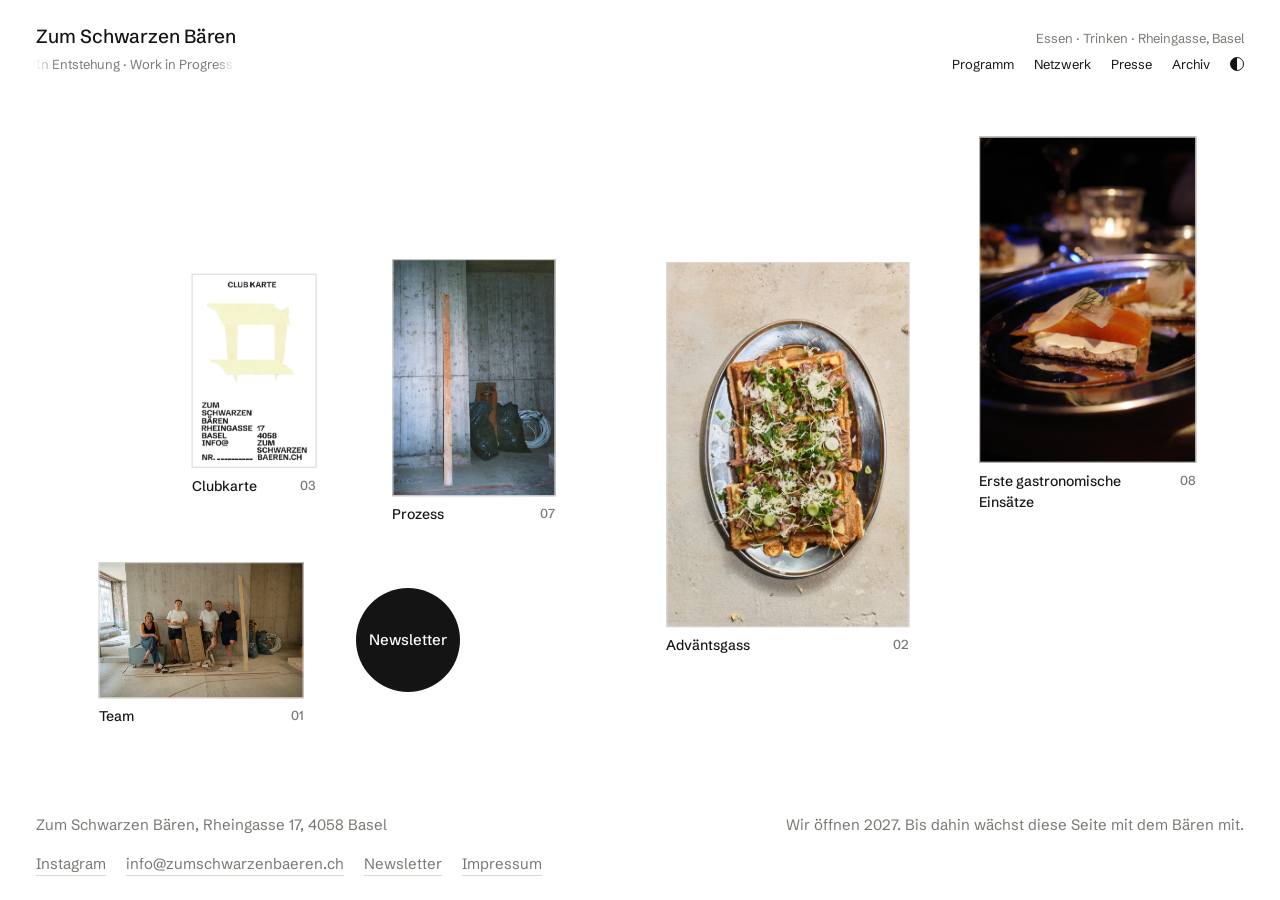
<file: index.html>
<!doctype html>
<html lang="de-CH">
<head>
<meta charset="utf-8">
<meta name="viewport" content="width=device-width, initial-scale=1, viewport-fit=cover">
<title>Zum Schwarzen Bären</title>
<meta name="description" content="Essen und Trinken an der Rheingasse, Basel. Öffnet 2027.">
<link rel="canonical" href="https://www.zumschwarzenbaeren.ch/">
<meta property="og:type" content="website">
<meta property="og:site_name" content="Zum Schwarzen Bären">
<meta property="og:title" content="Zum Schwarzen Bären">
<meta property="og:description" content="Essen und Trinken an der Rheingasse, Basel. Öffnet 2027.">
<meta property="og:url" content="https://www.zumschwarzenbaeren.ch/">
<meta property="og:image" content="https://www.zumschwarzenbaeren.ch/vorschau-team.jpg">
<meta property="og:image:width" content="1200">
<meta property="og:image:height" content="630">
<meta name="twitter:card" content="summary_large_image">
<link rel="icon" href="favicon.svg" type="image/svg+xml">
<link rel="apple-touch-icon" href="apple-touch-icon.png">
<link rel="preload" href="schrift/schibsted-grotesk-latin-400-normal.woff2" as="font" type="font/woff2" crossorigin>
<link rel="stylesheet" href="style.css">
<script>
/* Nacht-Version: schwarz-weiss. Standard ist immer die Tag-Version;
   mit dem Schalter «Nacht / Tag» oben rechts kann man umschalten (gilt, bis der Browser-Tab zu ist).
   Zum Testen: ?nacht = dunkel, ?tag = hell. */
(function () {
  var q = new URLSearchParams(location.search);
  function dunkel() {
    if (q.has("nacht")) return true;
    if (q.has("tag")) return false;
    try { return sessionStorage.getItem("nacht") === "1"; } catch (e) { return false; }
  }
  function setze() {
    var an = dunkel();
    document.documentElement.classList.toggle("nacht", an);
    var b = document.getElementById("nacht-schalter");
    if (b) { b.hidden = false; b.textContent = an ? "Tag" : "Nacht"; b.setAttribute("aria-label", an ? "Zur Tag-Version" : "Zur Nacht-Version"); }
  }
  setze();
  document.addEventListener("DOMContentLoaded", function () {
    var b = document.getElementById("nacht-schalter");
    if (!b) return;
    b.addEventListener("click", function () {
      var neu = document.documentElement.classList.contains("nacht") ? "0" : "1";
      try { sessionStorage.setItem("nacht", neu); } catch (e) {}
      if (q.has("nacht") || q.has("tag")) {
        q.delete("nacht"); q.delete("tag");
        var rest = q.toString().replace(/=(&|$)/g, "$1");
        history.replaceState(history.state, "", location.pathname + (rest ? "?" + rest : "") + location.hash);
      }
      setze();
    });
    setze();
  });
})();
</script>
</head>
<body>

<header class="kopf">
  <span class="kopf-marke">
    <a class="wortmarke" href="#" data-name>Zum Schwarzen Bären</a>
    <span class="laufschrift mono" id="laufschrift" aria-hidden="true" hidden></span>
  </span>
  <span class="kopf-rechts">
    <span class="mono ort" id="untertitel">Essen · Trinken · Rheingasse, Basel</span>
    <span class="kopf-links">
      <a class="mono archiv-link" id="programm-link" href="#programm" hidden>Programm</a>
      <a class="mono archiv-link" id="danke-link" href="#danke" hidden>Netzwerk</a>
      <a class="mono archiv-link" id="presse-link" href="#presse" hidden>Presse</a>
      <a class="mono archiv-link" id="archiv-link" href="#archiv" hidden>Archiv</a>
      <button class="mono archiv-link sprache" id="sprache-schalter" type="button" hidden>EN</button>
      <button class="mono archiv-link schalter" id="nacht-schalter" type="button" hidden>Nacht</button>
    </span>
  </span>
</header>

<main>
  <div class="buehne" id="buehne"></div>
</main>

<footer class="fuss">
  <span><span data-name>Zum Schwarzen Bären</span>, <span id="adresse"></span></span>
  <span id="hinweis"></span>
  <span class="fuss-rechts">
    <a id="instagram" href="#" target="_blank" rel="noopener" hidden>Instagram</a>
    <a id="mail" href="#"></a>
    <a id="newsletter-link" href="#newsletter" hidden>Newsletter</a>
    <a id="impressum-link" href="#impressum">Impressum</a>
  </span>
</footer>

<section class="detail" id="detail" hidden aria-label="Projekt">
  <div class="kopf">
    <span class="kopf-marke">
      <a class="wortmarke" href="/" data-name>Zum Schwarzen Bären</a>
      <span class="laufschrift mono" aria-hidden="true" hidden></span>
    </span>
    <button class="zurueck" id="zurueck" type="button">Zurück zur Übersicht</button>
  </div>
  <div class="detail-inhalt" id="detail-inhalt"></div>
</section>

<script src="app.js"></script>
</body>
</html>
</file>
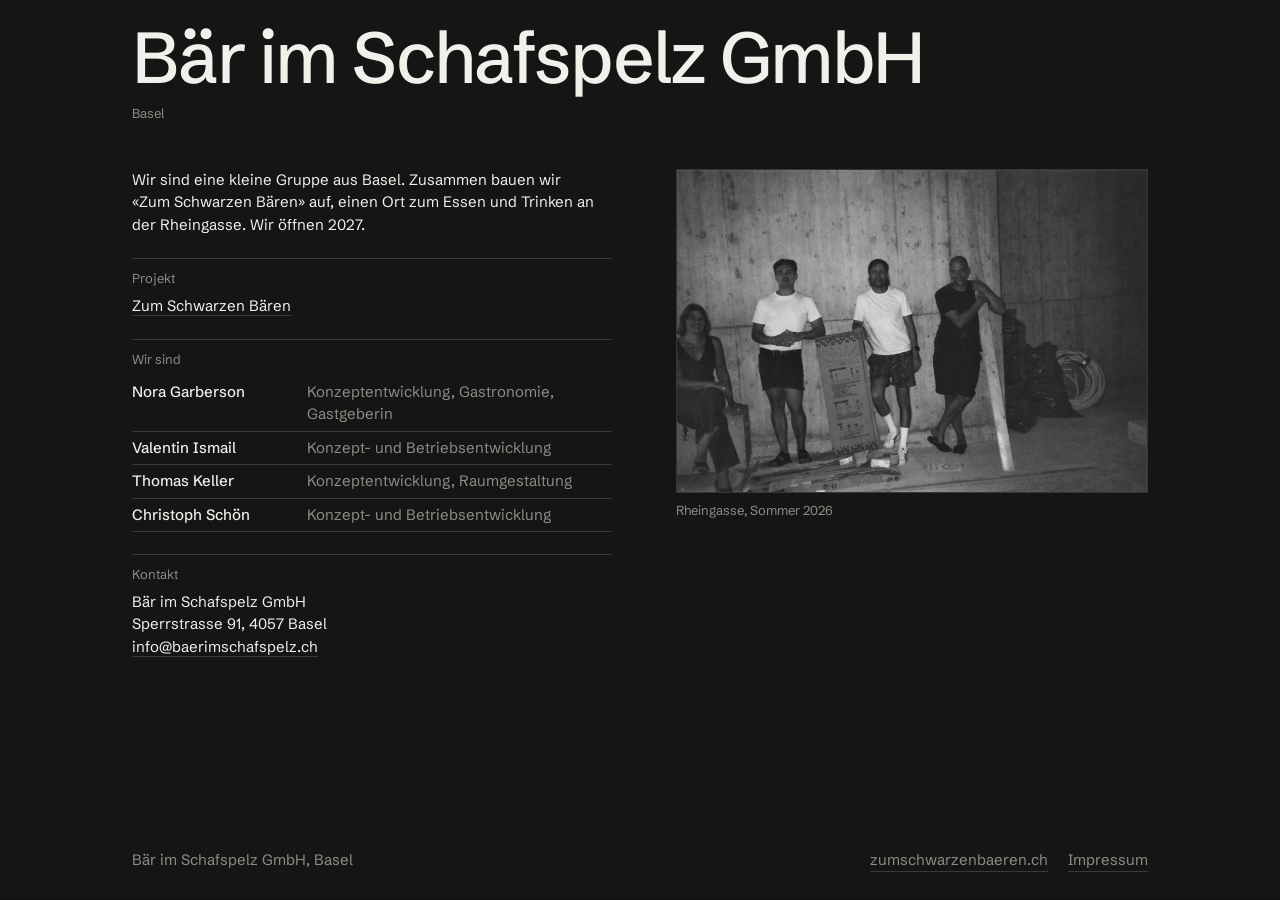
<file: firma/index.html>
<!doctype html>
<html lang="de-CH">
<head>
<meta charset="utf-8">
<meta name="viewport" content="width=device-width, initial-scale=1">
<meta name="theme-color" content="#151515">
<title>Bär im Schafspelz GmbH</title>
<meta name="description" content="Bär im Schafspelz GmbH, Basel. Betreiberin von Zum Schwarzen Bären an der Rheingasse.">
<link rel="icon" href="/favicon.svg" type="image/svg+xml">
<style>
  /* Schriften liegen im Ordner schrift/ der Bären-Seite */
  @font-face { font-family: "Schibsted Grotesk"; font-weight: 400; font-display: swap;
    src: url("/schrift/schibsted-grotesk-latin-400-normal.woff2") format("woff2"); }
  @font-face { font-family: "Schibsted Grotesk"; font-weight: 500; font-display: swap;
    src: url("/schrift/schibsted-grotesk-latin-500-normal.woff2") format("woff2"); }

  /* Firma: dunkel, damit sie sich vom hellen Bären abhebt */
  :root {
    color-scheme: dark;
    --papier: #151515;
    --tinte: #f2f0ea;
    --grau: #8f8c84;
    --linie: #3a3936;
    --rand: clamp(16px, 3vw, 36px);
  }
  * { box-sizing: border-box; }
  html, body { background: var(--papier); color: var(--tinte); }
  body {
    margin: 0;
    font-family: "Schibsted Grotesk", "Helvetica Neue", Arial, sans-serif;
    font-size: 15px;
    line-height: 1.5;
    -webkit-font-smoothing: antialiased;
  }
  a { color: inherit; text-decoration: none; border-bottom: 1px solid var(--linie); }
  a:hover { border-color: var(--tinte); }
  .mono {
    font-size: 13px;
    color: var(--grau);
  }

  .seite {
    max-width: 68rem;
    margin: 0 auto;
    padding: 22px var(--rand) 28px;
    min-height: 100vh;
    display: flex;
    flex-direction: column;
  }
  header {
    display: flex;
    flex-direction: column;
    gap: 10px;
  }
  .name { font-size: clamp(34px, 6vw, 72px); font-weight: 500; letter-spacing: -0.03em; line-height: 1; margin: 0; }

  main {
    flex: 1;
    display: grid;
    grid-template-columns: minmax(0, 30rem) minmax(0, 1fr);
    gap: clamp(28px, 5vw, 80px);
    align-items: start;
    padding-block: clamp(24px, 5vh, 64px) 16px;
  }
  .text p { margin: 0 0 1em; max-width: 52ch; }

  .block { margin-top: 22px; border-top: 1px solid var(--linie); padding-top: 10px; }
  .block h2 { margin: 0 0 6px; font-weight: 400; }
  .block p { margin: 0; }
  .zeile {
    display: grid;
    grid-template-columns: minmax(0, 0.8fr) minmax(0, 1.5fr);
    gap: 12px;
    padding: 5px 0;
    border-bottom: 1px solid var(--linie);
  }
  .zeile span:first-child { font-weight: 500; }
  .zeile span:last-child { color: var(--grau); }

  figure { margin: 0; }
  figure img {
    display: block;
    width: 100%;
    height: auto;
    outline: 1px solid var(--linie);
    outline-offset: -1px;
    filter: grayscale(1) contrast(1.05);
  }
  figcaption { margin-top: 8px; }

  footer {
    display: flex;
    justify-content: space-between;
    gap: 16px;
    flex-wrap: wrap;
    color: var(--grau);
  }

  .fuss-links { display: flex; gap: 20px; flex-wrap: wrap; }

  /* Impressum & Datenschutz als eigene Ebene, nur sichtbar über #impressum */
  .recht { display: none; }
  .recht:target {
    display: block;
    position: fixed;
    inset: 0;
    overflow-y: auto;
    background: var(--papier);
    z-index: 10;
  }
  .recht .seite { min-height: 0; }
  .recht-kopf { flex-direction: row; justify-content: space-between; align-items: baseline; gap: 16px; }
  .recht-kopf .name { font-size: clamp(28px, 4vw, 48px); }
  .recht-text { padding-block: clamp(28px, 6vh, 60px) 40px; max-width: 40rem; }
  .recht-text .block:first-child { margin-top: 0; }

  @media (max-width: 720px) {
    main { grid-template-columns: 1fr; padding-top: 40px; }
    figure { order: -1; }
  }
</style>
</head>
<body>
<div class="seite">

  <header>
    <h1 class="name">Bär im Schafspelz GmbH</h1>
    <span class="mono">Basel</span>
  </header>

  <main>
    <div class="text">
      <p>Wir sind eine kleine Gruppe aus Basel. Zusammen bauen wir «Zum Schwarzen Bären» auf, einen Ort zum Essen und Trinken an der Rheingasse. Wir öffnen 2027.</p>

      <div class="block">
        <h2 class="mono">Projekt</h2>
        <p><a href="https://www.zumschwarzenbaeren.ch">Zum Schwarzen Bären</a></p>
      </div>

      <div class="block">
        <h2 class="mono">Wir sind</h2>
        <div class="zeile"><span>Nora Garberson</span><span>Konzeptentwicklung, Gastronomie, Gastgeberin</span></div>
        <div class="zeile"><span>Valentin Ismail</span><span>Konzept- und Betriebsentwicklung</span></div>
        <div class="zeile"><span>Thomas Keller</span><span>Konzeptentwicklung, Raumgestaltung</span></div>
        <div class="zeile"><span>Christoph Schön</span><span>Konzept- und Betriebsentwicklung</span></div>
      </div>

      <div class="block">
        <h2 class="mono">Kontakt</h2>
        <p>Bär im Schafspelz GmbH<br>
        Sperrstrasse 91, 4057 Basel<br>
        <a href="mailto:info@baerimschafspelz.ch">info@baerimschafspelz.ch</a></p>
      </div>

    </div>

    <figure>
      <img src="/bilder/prozess/01.jpg" alt="Das Team im Rohbau an der Rheingasse" width="1600" height="1099">
      <figcaption class="mono">Rheingasse, Sommer 2026</figcaption>
    </figure>
  </main>

  <footer>
    <span>Bär im Schafspelz GmbH, Basel</span>
    <span class="fuss-links"><a href="https://www.zumschwarzenbaeren.ch">zumschwarzenbaeren.ch</a><a href="#impressum">Impressum</a></span>
  </footer>

</div>

<!-- Impressum & Datenschutz: öffnet sich über den Link unten rechts (#impressum), ohne JavaScript -->
<section class="recht" id="impressum" aria-label="Impressum und Datenschutz">
  <div class="seite">
    <header class="recht-kopf">
      <h1 class="name">Impressum &amp; Datenschutz</h1>
      <a class="mono" href="#">Zurück</a>
    </header>
    <div class="text recht-text">
      <div class="block">
        <h2 class="mono">Impressum</h2>
        <p>Bär im Schafspelz GmbH<br>
        Sperrstrasse 91, 4057 Basel<br>
        <a href="mailto:info@baerimschafspelz.ch">info@baerimschafspelz.ch</a><br>
        UID CHE-390.420.636, eingetragen im Handelsregister Basel-Stadt</p>
        <p style="margin-top:8px">Geschäftsführung: Christoph Schön (Vorsitz), Nora Garberson, Valentin Ismail, Thomas Keller</p>
      </div>

      <div class="block">
        <h2 class="mono">Datenschutz</h2>
        <p>Verantwortlich ist die Bär im Schafspelz GmbH, Adresse oben.</p>
        <p style="margin-top:8px">Wir sammeln über diese Seite keine Daten über dich. Es gibt keine Cookies und kein Tracking. Die Schriften liegen auf unserem eigenen Server.</p>
        <p style="margin-top:8px">Die Seite wird bei Vercel Inc. gehostet. Beim Aufruf speichert Vercel technisch notwendige Angaben wie IP-Adresse und Zeitpunkt, um die Seite auszuliefern und vor Missbrauch zu schützen.</p>
        <p style="margin-top:8px">Wenn du uns eine Mail schreibst, verwenden wir deine Angaben nur, um zu antworten. Unsere Mails laufen über Google Workspace.</p>
        <p style="margin-top:8px">Fragen dazu: <a href="mailto:info@baerimschafspelz.ch">info@baerimschafspelz.ch</a></p>
      </div>
    </div>
  </div>
</section>
</body>
</html>
</file>
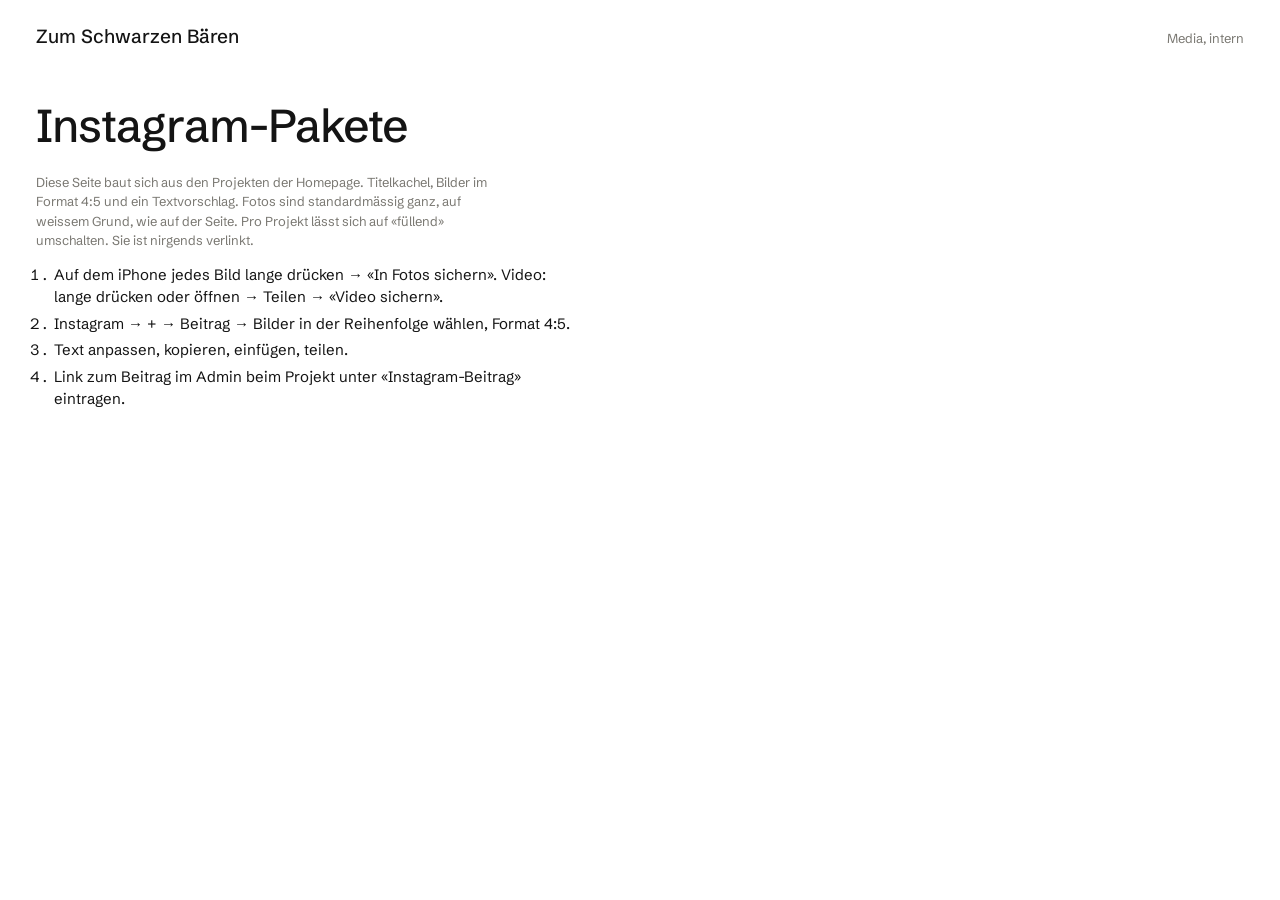
<file: media/index.html>
<!doctype html>
<html lang="de-CH">
<head>
<meta charset="utf-8">
<meta name="viewport" content="width=device-width, initial-scale=1">
<meta name="robots" content="noindex, nofollow">
<title>Media · Zum Schwarzen Bären</title>
<link rel="icon" href="/favicon.svg" type="image/svg+xml">
<style>
  @font-face { font-family: "Schibsted Grotesk"; font-weight: 400; font-display: block;
    src: url("/schrift/schibsted-grotesk-latin-400-normal.woff2") format("woff2"); }
  @font-face { font-family: "Schibsted Grotesk"; font-weight: 500; font-display: block;
    src: url("/schrift/schibsted-grotesk-latin-500-normal.woff2") format("woff2"); }
  :root { --papier:#fff; --tinte:#141414; --grau:#7a7872; --linie:#d9d7d2; --leer:#f3f2ee;
    --schrift:"Schibsted Grotesk","Helvetica Neue",Arial,sans-serif; --rand:clamp(16px,3vw,36px); }
  * { box-sizing: border-box; }
  body { margin:0; background:var(--papier); color:var(--tinte); font-family:var(--schrift); font-size:15px; line-height:1.5; padding:22px var(--rand) 60px; }
  a { color: inherit; }
  .kopf { display:flex; justify-content:space-between; align-items:baseline; gap:16px; flex-wrap:wrap; }
  .wortmarke { font-size:19px; font-weight:500; text-decoration:none; }
  .klein { font-size:13px; color:var(--grau); }
  h1 { font-size:clamp(30px,4vw,46px); font-weight:500; letter-spacing:-.02em; margin:40px 0 10px; }
  ol.anleitung { max-width:60ch; padding-left:1.2em; margin:0 0 20px; display:flex; flex-direction:column; gap:4px; }
  section { border-top:1px solid var(--tinte); margin-top:44px; padding-top:10px; }
  h2 { font-weight:500; font-size:22px; margin:0 0 16px; display:flex; gap:12px; align-items:baseline; }
  h2 .nr { color:var(--grau); font-weight:400; }
  .reihe { display:grid; grid-template-columns:repeat(auto-fill,minmax(150px,1fr)); gap:12px; }
  figure { margin:0; display:flex; flex-direction:column; gap:6px; min-width:0; }
  figure img, figure video { width:100%; aspect-ratio:4/5; object-fit:cover; display:block; background:var(--leer); outline:1px solid var(--linie); outline-offset:-1px; }
  figcaption { font-size:13px; color:var(--grau); }
  textarea { width:100%; max-width:60ch; min-height:15em; font:inherit; font-size:15px; padding:14px; border:1px solid var(--linie); background:var(--leer); color:var(--tinte); margin-top:18px; display:block; }
  button { font:inherit; font-size:14px; background:none; color:var(--tinte); border:0; border-bottom:1px solid var(--tinte); padding:4px 0; margin-top:8px; cursor:pointer; }
  button:focus-visible { outline:1px solid var(--tinte); outline-offset:5px; }
  .umschalter { margin:0 0 12px; }
  .umschalter button { margin:0; font-size:13px; color:var(--grau); border-bottom-color:transparent; }
  .umschalter button[aria-pressed="true"] { color:var(--tinte); border-bottom-color:var(--tinte); }
  .instalink { display:block; margin-top:10px; }
</style>
</head>
<body>
<header class="kopf">
  <a class="wortmarke" href="/">Zum Schwarzen Bären</a>
  <span class="klein">Media, intern</span>
</header>

<h1>Instagram-Pakete</h1>
<p class="klein" style="max-width:60ch">Diese Seite baut sich aus den Projekten der Homepage. Titelkachel, Bilder im Format 4:5 und ein Textvorschlag. Fotos sind standardmässig ganz, auf weissem Grund, wie auf der Seite. Pro Projekt lässt sich auf «füllend» umschalten. Sie ist nirgends verlinkt.</p>
<ol class="anleitung">
  <li>Auf dem iPhone jedes Bild lange drücken → «In Fotos sichern». Video: lange drücken oder öffnen → Teilen → «Video sichern».</li>
  <li>Instagram → + → Beitrag → Bilder in der Reihenfolge wählen, Format 4:5.</li>
  <li>Text anpassen, kopieren, einfügen, teilen.</li>
  <li>Link zum Beitrag im Admin beim Projekt unter «Instagram-Beitrag» eintragen.</li>
</ol>

<div id="pakete"><p class="klein">Pakete werden erstellt …</p></div>

<script>
const VORSCHAU = new URLSearchParams(location.search).has("vorschau");
const pfad = (s) => "/" + String(s || "").replace(/^\/+/, "");
const esc = (s) => String(s).replace(/[&<>"]/g, (c) => ({ "&":"&amp;","<":"&lt;",">":"&gt;",'"':"&quot;" }[c]));
const W = 1080, H = 1350;

function bildLaden(src) {
  return new Promise((ok, fehler) => { const i = new Image(); i.onload = () => ok(i); i.onerror = fehler; i.src = src; });
}

/* Foto ins Format 4:5 bringen.
   "ganz": ganzes Bild auf weissem Grund (wie auf der Seite), "fuellen": Mitte zuschneiden */
async function format45(src, art) {
  const img = await bildLaden(src);
  const c = document.createElement("canvas"); c.width = W; c.height = H;
  const x = c.getContext("2d"); x.fillStyle = "#fff"; x.fillRect(0, 0, W, H);
  if (art === "fuellen") {
    const s = Math.max(W / img.width, H / img.height);
    x.drawImage(img, (W - img.width * s) / 2, (H - img.height * s) / 2, img.width * s, img.height * s);
  } else {
    const rand = 70, s = Math.min((W - 2 * rand) / img.width, (H - 2 * rand) / img.height);
    x.drawImage(img, (W - img.width * s) / 2, (H - img.height * s) / 2, img.width * s, img.height * s);
  }
  return c.toDataURL("image/jpeg", 0.92);
}

function umbrechen(ctx, text, maxB) {
  const woerter = text.split(/\s+/), zeilen = []; let z = "";
  for (const w of woerter) { const t = z ? z + " " + w : w; if (ctx.measureText(t).width > maxB && z) { zeilen.push(z); z = w; } else z = t; }
  if (z) zeilen.push(z); return zeilen;
}

/* Titelkachel: weiss, Nummer, Titel gross, Untertitel */
function titelkachel(p) {
  const c = document.createElement("canvas"); c.width = W; c.height = H;
  const x = c.getContext("2d"), r = 90, maxB = W - 2 * r;
  x.fillStyle = "#fff"; x.fillRect(0, 0, W, H);
  x.fillStyle = "#7a7872"; x.font = '400 40px "Schibsted Grotesk"'; x.textBaseline = "top";
  x.fillText(p.nummer || "", r, r);
  let gr = 150; x.font = `500 ${gr}px "Schibsted Grotesk"`;
  let zeilen = umbrechen(x, p.titel, maxB);
  while ((zeilen.length > 3 || zeilen.some((z) => x.measureText(z).width > maxB)) && gr > 70) {
    gr -= 6; x.font = `500 ${gr}px "Schibsted Grotesk"`; zeilen = umbrechen(x, p.titel, maxB);
  }
  x.fillStyle = "#141414"; const zh = gr * 0.98, y0 = H / 2 - (zeilen.length * zh) / 2;
  zeilen.forEach((z, i) => x.fillText(z, r - gr * 0.04, y0 + i * zh));
  x.font = '400 40px "Schibsted Grotesk"'; x.fillStyle = "#7a7872";
  const unter = umbrechen(x, p.untertitel || "", 820);
  const yu = H - r - 34 - 40 - unter.length * 52;
  unter.forEach((z, i) => x.fillText(z, r, yu + i * 52));
  x.fillStyle = "#141414"; x.font = '500 34px "Schibsted Grotesk"'; x.fillText("Zum Schwarzen Bären", r, H - r - 34);
  return c.toDataURL("image/png");
}

function textVorschlag(p) {
  const abs = String(p.text || "").split(/\n\s*\n/).map((a) => a.trim()).filter((a) => a && !a.startsWith("##"))
    .map((a) => a.replace(/\[([^\]]+)\]\((https?:\/\/[^\s)]+)\)/g, "$1"));
  return [`${p.nummer} · ${p.titel}`, abs.slice(0, 2).join("\n\n"), p.untertitel || "",
    `Mehr dazu: zumschwarzenbaeren.ch`, "#zumschwarzenbaeren #basel #rheingasse"].filter(Boolean).join("\n\n");
}

async function start() {
  await document.fonts.load('500 150px "Schibsted Grotesk"'); await document.fonts.load('400 40px "Schibsted Grotesk"');
  const d = await fetch("/inhalt/projekte.json", { cache: "no-cache" }).then((r) => r.json());
  const projekte = (Array.isArray(d) ? d : d.projekte || []).filter((p) => p.status !== "offline" || VORSCHAU);
  const ziel = document.getElementById("pakete"); ziel.innerHTML = "";
  for (const p of projekte) {
    const sec = document.createElement("section"); sec.id = p.id;
    let teile = [`<figure><img src="${titelkachel(p)}" alt="Titelkachel ${esc(p.titel)}"><figcaption>1 · Titel</figcaption></figure>`];
    let n = 2;
    if (p.video) {
      const v = p.video_instagram || p.video;
      teile.push(`<figure><video src="${esc(pfad(v))}" muted loop playsinline autoplay controls></video><figcaption>${n++} · Video · <a href="${esc(pfad(v))}" target="_blank">öffnen</a></figcaption></figure>`);
    }
    const fotos = (p.bilder || []).map((b) => b.bild).filter(Boolean);
    if (!fotos.length && p.cover) fotos.push(p.cover);
    for (const f of fotos) {
      try { teile.push(`<figure><img data-src="${esc(pfad(f))}" src="${await format45(pfad(f), "ganz")}" alt=""><figcaption>${n++}</figcaption></figure>`); } catch (e) {}
    }
    const tid = "text-" + p.id;
    sec.innerHTML = `<h2><span class="nr">${esc(p.nummer || "")}</span>${esc(p.titel)}${p.status === "offline" ? ' <span class="klein">Entwurf</span>' : ""}</h2>
      <p class="umschalter klein">Fotos: <button type="button" data-art="ganz" aria-pressed="true">ganz, mit weissem Rand</button> · <button type="button" data-art="fuellen" aria-pressed="false">füllend zugeschnitten</button></p>
      <div class="reihe">${teile.join("")}</div>
      <textarea id="${tid}" aria-label="Text für ${esc(p.titel)}">${esc(textVorschlag(p))}</textarea>
      <button type="button" data-ziel="${tid}">Text kopieren</button>
      ${p.instagram ? `<a class="instalink" href="${esc(p.instagram)}" target="_blank" rel="noopener">Schon gepostet: Beitrag ansehen</a>` : ""}`;
    ziel.appendChild(sec);
  }
  ziel.addEventListener("click", async (e) => {
    const u = e.target.closest("button[data-art]");
    if (u) {
      const sec = u.closest("section");
      sec.querySelectorAll("button[data-art]").forEach((k) => k.setAttribute("aria-pressed", k === u));
      for (const img of sec.querySelectorAll("img[data-src]")) img.src = await format45(img.dataset.src, u.dataset.art);
      return;
    }
    const b = e.target.closest("button[data-ziel]"); if (!b) return;
    const t = document.getElementById(b.dataset.ziel);
    const fertig = () => { b.textContent = "Kopiert"; setTimeout(() => (b.textContent = "Text kopieren"), 2000); };
    const markieren = () => { t.focus(); t.select(); b.textContent = "Markiert, jetzt kopieren"; };
    try { navigator.clipboard.writeText(t.value).then(fertig, markieren); } catch (_) { markieren(); }
  });
}
start();
</script>
</body>
</html>
</file>
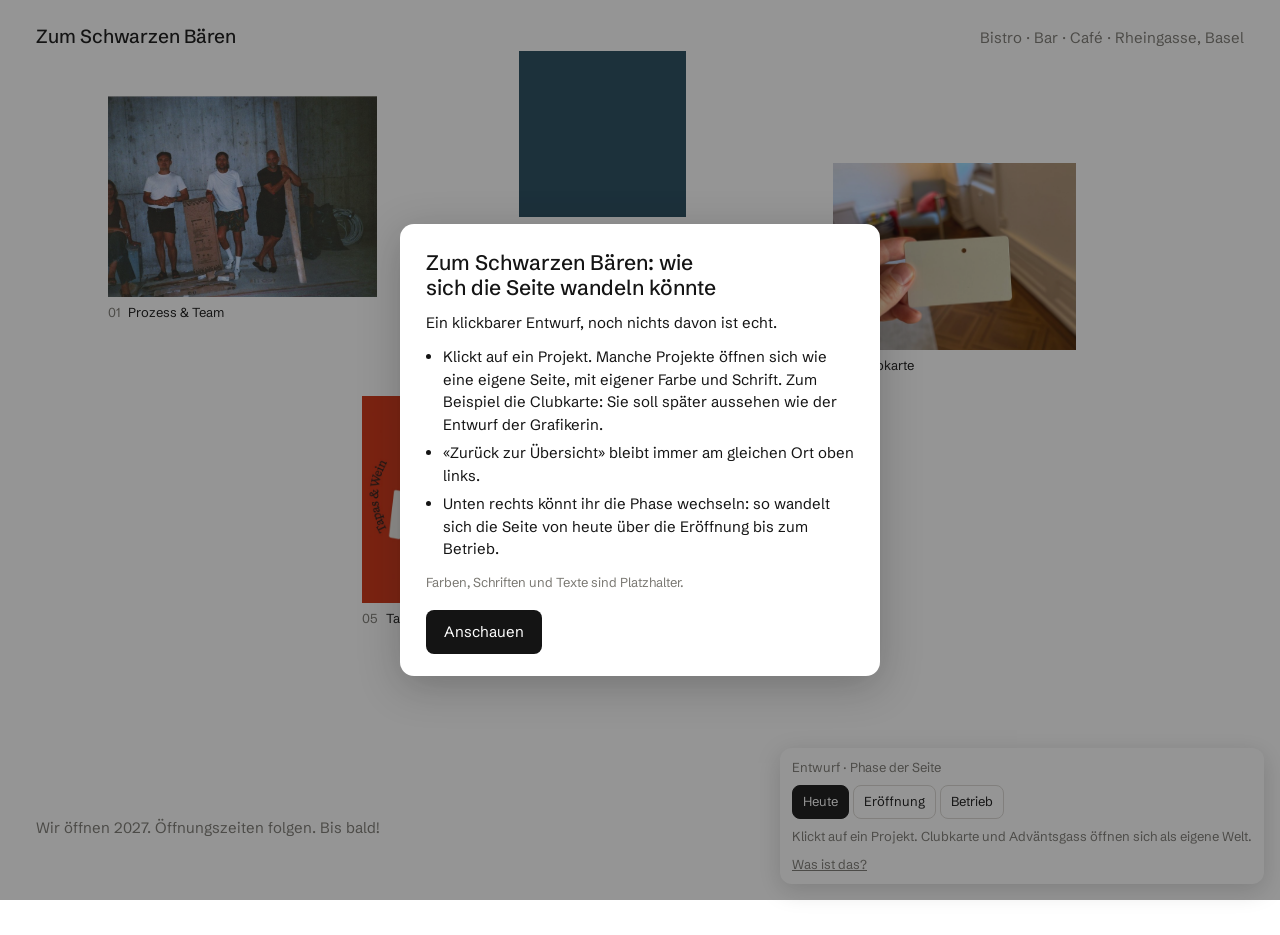
<file: entwurf/welten/index.html>
<!doctype html>
<html lang="de-CH">
<head>
<meta charset="utf-8">
<meta name="viewport" content="width=device-width, initial-scale=1, viewport-fit=cover">
<meta name="robots" content="noindex, nofollow">
<title>Bären-Welten · Entwurf</title>
<style>
@font-face { font-family: "Schibsted Grotesk"; font-weight: 400; font-display: swap; src: url("/schrift/schibsted-grotesk-latin-400-normal.woff2") format("woff2"); }
@font-face { font-family: "Schibsted Grotesk"; font-weight: 500; font-display: swap; src: url("/schrift/schibsted-grotesk-latin-500-normal.woff2") format("woff2"); }
@font-face { font-family: "Bagel Fat One"; font-weight: 400; font-display: swap; src: url("/entwurf/welten/schrift/bagel-fat-one-latin-400-normal.woff2") format("woff2"); }
@font-face { font-family: "Work Sans"; font-weight: 400; font-display: swap; src: url("/entwurf/welten/schrift/work-sans-latin-400-normal.woff2") format("woff2"); }
@font-face { font-family: "Work Sans"; font-weight: 500; font-display: swap; src: url("/entwurf/welten/schrift/work-sans-latin-500-normal.woff2") format("woff2"); }
@font-face { font-family: "Fraunces"; font-weight: 400; font-style: normal; font-display: swap; src: url("/entwurf/welten/schrift/fraunces-latin-400-normal.woff2") format("woff2"); }
@font-face { font-family: "Fraunces"; font-weight: 400; font-style: italic; font-display: swap; src: url("/entwurf/welten/schrift/fraunces-latin-400-italic.woff2") format("woff2"); }
</style>
<style>
/* Layout: die heutige Bären-Seite als Bühne; Projekte öffnen sich als eigene Welten.
   Bewusst nur ein (heller) Look je Welt, darum kein Dark-Mode. */
:root {
  color-scheme: light;
  --papier: #ffffff;
  --tinte: #141414;
  --grau: #7a7872;
  --leer: #f3f2ee;
  --kobalt: #1f2fb8;
  --zitron: #f2ec6b;
  --zitron-hell: #f7f3cf;
  --nacht: #0f1a3d;
  --kerze: #f6d9a8;
  --werkzeug: #ffffff;
  --rand: clamp(16px, 3vw, 36px);
  --schrift: "Schibsted Grotesk", "Helvetica Neue", Arial, sans-serif;
  --anzeige: "Bagel Fat One", "Arial Black", sans-serif;
  --lauf: "Work Sans", "Helvetica Neue", Arial, sans-serif;
  --serif: "Fraunces", Georgia, serif;

  /* Seitenfarben, je nach Phase überschrieben */
  --grund: var(--papier);
  --text: var(--tinte);
  --neben: var(--grau);
  --marke: var(--tinte);
  --zurueck: var(--tinte);
}
body.phase-eroeffnung { --marke: var(--kobalt); }
body.phase-betrieb { --grund: var(--zitron-hell); --text: var(--kobalt); --neben: #4c56b0; --marke: var(--kobalt); --leer: #ebe4a8; }

* { box-sizing: border-box; }
[hidden] { display: none !important; }
html, body { background: var(--grund); color: var(--text); }
body { margin: 0; font-family: var(--schrift); font-size: 15px; line-height: 1.5; -webkit-font-smoothing: antialiased; transition: background .5s, color .5s; }
img { display: block; max-width: 100%; height: auto; }
button { font: inherit; color: inherit; }
:focus-visible { outline: 2px solid currentColor; outline-offset: 4px; }

.ansicht { min-height: 100vh; min-height: 100dvh; }

/* ---------- Startseite ---------- */
.kopf { display: flex; justify-content: space-between; align-items: baseline; gap: 16px; flex-wrap: wrap; padding: 22px var(--rand) 0; }
.wortmarke { margin: 0; font-size: 19px; font-weight: 500; letter-spacing: -0.01em; color: var(--marke); transition: color .5s; }
.ort { color: var(--neben); }
.pille { display: none; margin: 14px var(--rand) 0; width: fit-content; background: var(--zitron); color: var(--kobalt); padding: 6px 14px; border-radius: 20px; font-weight: 500; }
body.phase-eroeffnung .pille { display: block; }

.start-rahmen { display: flex; gap: 32px; padding-inline: var(--rand); }
.info { display: none; flex: 0 0 260px; flex-direction: column; gap: 22px; padding-top: 10px; font-family: var(--lauf); }
.info b { font-weight: 500; display: block; }
body.phase-betrieb .info { display: flex; }
body.phase-betrieb .kopf { display: none; }
.info .gross { font-family: var(--anzeige); font-size: 42px; line-height: .95; margin: 18px 0 6px; font-weight: 400; }

.buehne { position: relative; flex: 1; min-width: 0; height: clamp(560px, calc(100vh - 150px), 820px); }
.kachel { position: absolute; left: var(--x); top: var(--y); width: var(--b); display: flex; flex-direction: column; gap: 6px; padding: 0; background: none; border: 0; text-align: left; cursor: pointer; animation: schweben var(--d, 9s) ease-in-out infinite alternate; transition: left .6s, top .6s; }
.kachel.still { cursor: default; }
.kachel img, .kachel .flaeche { width: 100%; aspect-ratio: var(--v, 4/3); object-fit: cover; }
.kachel:not(.still):hover img { opacity: .85; }
.kachel .unter { font-size: 13px; }
.kachel .unter span { color: var(--neben); margin-right: 8px; }
.flaeche { background: var(--leer); color: var(--neben); display: flex; align-items: center; justify-content: center; font-size: 13px; text-align: center; padding: 10px; }
.karte-mini { display: none; background: var(--kobalt); color: var(--zitron); border-radius: 12px; transform: rotate(-5deg); font-family: var(--anzeige); font-size: 22px; line-height: 1; padding: 16px; align-items: flex-end; width: 100%; aspect-ratio: 1.58; }
body:not(.phase-heute) .k-club .karte-mini { display: flex; }
body:not(.phase-heute) .k-club img { display: none; }
.k-chef .flaeche { background: var(--kobalt); color: var(--zitron); font-family: var(--anzeige); font-size: 24px; line-height: 1; align-items: flex-end; justify-content: flex-start; padding: 16px; text-align: left; }

@keyframes schweben { from { transform: translate(0, 0); } to { transform: translate(var(--sx, 12px), var(--sy, -10px)); } }

/* Positionen je Phase */
.k-prozess { --x: 6%;  --y: 6%;  --b: clamp(180px, 21vw, 290px); --d: 11s; }
.k-advent  { --x: 40%; --y: 0%;  --b: clamp(120px, 13vw, 175px); --v: 1; --d: 8s; --sx: -10px; }
.k-club    { --x: 66%; --y: 15%; --b: clamp(160px, 19vw, 260px); --v: 1.3; --d: 10s; --sy: 12px; }
.k-tapas   { --x: 27%; --y: 46%; --b: clamp(120px, 13vw, 180px); --v: 4/5; --d: 9s; }
.k-eroeff, .k-chef, .k-popup { display: none; }
body.phase-eroeffnung .k-eroeff { display: flex; --x: 56%; --y: 56%; --b: clamp(140px, 16vw, 220px); --d: 12s; }
body.phase-betrieb .k-prozess { --x: 0%;  --y: 2%; }
body.phase-betrieb .k-chef    { display: flex; --x: 34%; --y: 0%; --b: clamp(140px, 15vw, 210px); --v: 5/6; --d: 10s; }
body.phase-betrieb .k-club    { --x: 70%; --y: 8%; }
body.phase-betrieb .k-tapas   { --x: 4%;  --y: 50%; }
body.phase-betrieb .k-popup   { display: flex; --x: 38%; --y: 56%; --b: clamp(140px, 15vw, 210px); --d: 8s; }
body.phase-betrieb .k-advent  { --x: 72%; --y: 56%; }

.fuss { display: flex; justify-content: space-between; align-items: baseline; gap: 16px; flex-wrap: wrap; padding: 16px var(--rand) 96px; color: var(--neben); }
.fuss-rechts { display: flex; gap: 20px; flex-wrap: wrap; }
.zeiten { color: var(--kobalt); font-weight: 500; }
.nur-eroeffnung { display: none; }
body.phase-eroeffnung .nur-eroeffnung { display: inline; }
body.phase-eroeffnung .nur-heute, body.phase-betrieb .nur-heute { display: none; }

/* ---------- Zurück-Knopf: immer gleich, immer am selben Ort ---------- */
.zurueck { position: fixed; z-index: 20; left: var(--rand); top: calc(env(safe-area-inset-top, 0px) + 20px); font-family: var(--schrift); font-size: 14px; background: none; border: 0; border-bottom: 1px solid currentColor; padding: 4px 0; cursor: pointer; color: var(--zurueck); transition: color .3s; }

/* ---------- Projekt normal (folgt dem Stil der Seite) ---------- */
.normal { padding: 76px var(--rand) 120px; display: grid; grid-template-columns: minmax(0, 32rem) minmax(0, 1fr); gap: clamp(28px, 5vw, 80px); align-items: start; }
.normal .nr { font-size: 13px; color: var(--neben); }
.normal h1 { margin: 10px 0 6px; font-size: 30px; font-weight: 500; line-height: 1.15; letter-spacing: -0.01em; text-wrap: balance; }
.normal .sub { color: var(--neben); margin: 0 0 18px; }
.normal p { margin: 0 0 14px; max-width: 34em; }
.normal h2 { margin: 30px 0 10px; padding-top: 10px; border-top: 1px solid currentColor; font-size: 15px; font-weight: 400; color: var(--neben); }
.bilder { display: flex; flex-direction: column; align-items: flex-end; gap: 22px; min-width: 0; }
.bilder figure { margin: 0; display: flex; flex-direction: column; align-items: flex-end; gap: 6px; }
.bilder img { max-height: 78vh; width: auto; }
.bilder figcaption { font-size: 13px; color: var(--neben); }
body.phase-betrieb .normal { font-family: var(--lauf); }
body.phase-betrieb .normal h1 { font-family: var(--anzeige); font-weight: 400; font-size: 44px; }

/* ---------- Welt: Clubkarte (Platzhalter für die Grafikerin) ---------- */
.w-club { background: var(--kobalt); color: var(--zitron); font-family: var(--lauf); font-size: 17px; line-height: 1.45; position: relative; overflow: hidden; display: grid; grid-template-columns: minmax(0, 1fr) minmax(0, 1fr); grid-template-rows: auto 1fr auto; padding: 90px var(--rand) 0; gap: 28px 40px; }
.w-club .plastik { grid-column: 2; grid-row: 1; justify-self: end; width: min(440px, 100%); aspect-ratio: 1.58; border-radius: 22px; background: var(--zitron); color: var(--kobalt); transform: rotate(-7deg); padding: 7% 8%; display: flex; flex-direction: column; justify-content: space-between; animation: kippen 6s ease-in-out infinite alternate; }
@keyframes kippen { to { transform: rotate(-3deg) translateY(-8px); } }
.w-club .plastik .oben { display: flex; justify-content: space-between; align-items: flex-start; font-size: 14px; font-weight: 500; }
.w-club .plastik .punkt { width: 22%; aspect-ratio: 1; border-radius: 50%; background: var(--kobalt); }
.w-club .plastik .name { font-family: var(--anzeige); font-size: clamp(24px, 3.2vw, 40px); line-height: 1; }
.w-club .lauf { grid-column: 2; grid-row: 2; align-self: center; max-width: 26em; display: flex; flex-direction: column; gap: 12px; }
.w-club .lauf p { margin: 0; }
.w-club .lauf .leise { color: #c9ccf3; }
.w-club h1 { grid-column: 1 / -1; grid-row: 3; margin: 0 0 -0.12em; font-family: var(--anzeige); font-weight: 400; font-size: clamp(80px, 16vw, 250px); line-height: .85; letter-spacing: -0.02em; }
.w-club .hinweis { position: absolute; right: var(--rand); bottom: 18px; font-size: 13px; color: #c9ccf3; }
.w-club .mail { font-weight: 500; border-bottom: 2px solid currentColor; width: fit-content; }

/* ---------- Welt: Adväntsgass ---------- */
.w-advent { background: var(--nacht); color: var(--kerze); font-family: var(--serif); font-size: 18px; line-height: 1.55; padding: 80px var(--rand) 120px; display: flex; flex-direction: column; align-items: center; gap: 24px; text-align: center; }
.w-advent .datum { font-size: 15px; letter-spacing: .04em; }
.w-advent h1 { margin: 0; font-size: clamp(56px, 9vw, 110px); font-weight: 400; font-style: italic; line-height: 1; }
.w-advent img { width: min(280px, 70vw); aspect-ratio: 1; object-fit: cover; border-radius: 999px 999px 0 0; }
.w-advent .spalten { display: grid; grid-template-columns: repeat(2, minmax(0, 1fr)); gap: 40px; max-width: 780px; text-align: left; }
.w-advent .spalten p { margin: 0; }
.w-advent .sterne { display: flex; gap: 18px; font-size: 22px; }

/* ---------- Werkzeug (nur für den Entwurf) ---------- */
.werkzeug { position: fixed; z-index: 30; right: 16px; bottom: calc(env(safe-area-inset-bottom, 0px) + 16px); background: var(--werkzeug); color: var(--tinte); font-family: var(--schrift); font-size: 13px; border-radius: 12px; box-shadow: 0 6px 24px rgba(20, 20, 20, .18); padding: 10px 12px; display: flex; flex-direction: column; gap: 8px; max-width: calc(100vw - 32px); }
.werkzeug .titel { color: var(--grau); }
.phasen { display: flex; gap: 4px; flex-wrap: wrap; }
.phasen button { border: 1px solid #d9d7d2; background: #fff; border-radius: 8px; padding: 6px 10px; cursor: pointer; min-height: 34px; }
.phasen button[aria-pressed="true"] { background: var(--tinte); color: #fff; border-color: var(--tinte); }
.werkzeug .tipp { color: var(--grau); }


/* ---------- Einleitung für Gäste ---------- */
.intro { position: fixed; inset: 0; z-index: 40; background: rgba(20, 20, 20, .45); display: flex; align-items: center; justify-content: center; padding: 16px; }
.intro-box { background: #fff; color: var(--tinte); font-family: var(--schrift); max-width: 30rem; width: 100%; border-radius: 14px; padding: 26px 26px 22px; display: flex; flex-direction: column; gap: 12px; box-shadow: 0 10px 40px rgba(20, 20, 20, .25); }
.intro-box h2 { margin: 0; font-size: 21px; font-weight: 500; line-height: 1.2; text-wrap: balance; }
.intro-box p { margin: 0; }
.intro-box ul { margin: 0; padding-left: 1.1em; display: flex; flex-direction: column; gap: 6px; }
.intro-box .leise { color: var(--grau); font-size: 13px; }
.intro-box button { align-self: flex-start; margin-top: 6px; background: var(--tinte); color: #fff; border: 0; border-radius: 8px; padding: 10px 18px; min-height: 44px; cursor: pointer; }
.werkzeug .info-knopf { background: none; border: 0; padding: 0; color: var(--grau); text-decoration: underline; cursor: pointer; text-align: left; font-size: 13px; }

/* ---------- Telefon ---------- */
@media (max-width: 760px) {
  .start-rahmen { flex-direction: column; }
  .info { flex: none; }
  .buehne { height: auto; display: grid; grid-template-columns: repeat(2, minmax(0, 1fr)); gap: 22px 16px; padding-top: 24px; }
  .kachel { position: static; width: auto; animation: none; }
  .normal { grid-template-columns: minmax(0, 1fr); }
  .bilder { align-items: stretch; }
  .bilder img { width: 100%; max-height: none; }
  .w-club { grid-template-columns: minmax(0, 1fr); grid-template-rows: auto; padding-top: 80px; }
  .w-club .plastik, .w-club .lauf, .w-club h1 { grid-column: 1; grid-row: auto; }
  .w-club .plastik { justify-self: center; width: 86%; }
  .w-club .hinweis { position: static; padding-bottom: 110px; }
  .w-advent .spalten { grid-template-columns: minmax(0, 1fr); gap: 14px; }
  .werkzeug .tipp { display: none; }
}
@media (prefers-reduced-motion: reduce) {
  .kachel, .w-club .plastik { animation: none; }
  body, .kachel { transition: none; }
}
</style>


</head>
<body>
<button class="zurueck" id="zurueck" type="button" hidden>Zurück zur Übersicht</button>

<!-- Startseite -->
<main class="ansicht" id="v-start">
  <header class="kopf">
    <p class="wortmarke">Zum Schwarzen Bären</p>
    <span class="ort">Bistro · Bar · Café · Rheingasse, Basel</span>
  </header>
  <div class="pille">Offen ab [Datum Eröffnung]</div>

  <div class="start-rahmen">
    <aside class="info" aria-label="Infos">
      <p class="gross">Zum Schwarzen Bären</p>
      <div><b>Heute offen</b>[Öffnungszeiten]</div>
      <div><b>Bistro · Bar · Café</b>Rheingasse 17, Basel<br>info@zumschwarzenbaeren.ch</div>
      <div><b>Karte</b>[Mittag · Abend · Wein]</div>
    </aside>

    <div class="buehne">
      <button class="kachel k-prozess" data-go="prozess" type="button">
        <img src="/entwurf/welten/bilder/prozess-1.jpg" alt="">
        <span class="unter"><span>01</span>Prozess &amp; Team</span>
      </button>
      <button class="kachel k-advent" data-go="advent" type="button">
        <img src="/entwurf/welten/bilder/advent.jpg" alt="">
        <span class="unter"><span>02</span>Adväntsgass</span>
      </button>
      <button class="kachel k-club" data-go="clubkarte" type="button">
        <img src="/entwurf/welten/bilder/clubkarte.jpg" alt="">
        <span class="karte-mini">Zum Schwarzen Bären</span>
        <span class="unter"><span>03</span>Clubkarte</span>
      </button>
      <button class="kachel k-tapas" data-go="tapas" type="button">
        <img src="/entwurf/welten/bilder/tapas-plakat.jpg" alt="">
        <span class="unter"><span>05</span>Tapas Festival</span>
      </button>
      <div class="kachel still k-eroeff">
        <div class="flaeche">[Foto Eröffnungsabend]</div>
        <span class="unter"><span>08</span>Eröffnung</span>
      </div>
      <div class="kachel still k-chef">
        <div class="flaeche">Chef in Residence</div>
        <span class="unter"><span>09</span>[Name Gastkoch:in]</span>
      </div>
      <div class="kachel still k-popup">
        <div class="flaeche">[Pop-up, Produzent:in]</div>
        <span class="unter"><span>10</span>Pop-up</span>
      </div>
    </div>
  </div>

  <footer class="fuss">
    <span><span class="nur-heute">Wir öffnen 2027. Öffnungszeiten folgen. Bis bald!</span><span class="nur-eroeffnung"><span class="zeiten">[Öffnungszeiten]</span> · Rheingasse 17, Basel</span></span>
    <span class="fuss-rechts"><span>info@zumschwarzenbaeren.ch</span><span>Archiv</span><span>Danke</span><span>Impressum</span></span>
  </footer>
</main>

<!-- Projekt normal: Prozess -->
<article class="ansicht normal" id="v-prozess" hidden>
  <div>
    <div class="nr">01</div>
    <h1>Prozess &amp; Team</h1>
    <p class="sub">Auf Film fotografiert, mit einer Rollei 35 AF</p>
    <p>Wir bauen den Schwarzen Bären nicht fertig. Wir lassen ihn entstehen. Wir starten mit einer Ausgangslage, auf der alles weitere wachsen und sich verändern darf. Und mit Lücken, die den nötigen Raum dafür lassen.</p>
    <h2>Was wir vorhaben</h2>
    <p>Ein Ort an der Rheingasse, der einmal den ganzen Tag offen sein soll: morgens Kaffee, über Mittag etwas Kleines, abends Wein und ein paar Teller.</p>
  </div>
  <div class="bilder">
    <figure><img src="/entwurf/welten/bilder/prozess-1.jpg" alt="Analoges Foto aus dem Prozess"></figure>
    <figure><img src="/entwurf/welten/bilder/prozess-2.jpg" alt="Analoges Foto aus dem Prozess"></figure>
  </div>
</article>

<!-- Projekt normal: Tapas -->
<article class="ansicht normal" id="v-tapas" hidden>
  <div>
    <div class="nr">05</div>
    <h1>Tapas Festival</h1>
    <p class="sub">16. und 17. Oktober 2026, im Kleinbasel, zusammen mit dem Jazzcampus</p>
    <p>Am Tapas Festival im Kleinbasel arbeiten wir mit dem Jazzcampus zusammen. Am Freitag stehen wir an der Bar, am Samstag geben wir zum ersten Mal öffentlich etwas von uns zu essen.</p>
    <p>Für uns ist es ein erster Versuch: Was kochen wir, wie schmeckt der Bär?</p>
  </div>
  <div class="bilder">
    <figure><img src="/entwurf/welten/bilder/tapas-kueche.jpg" alt="Küche"><figcaption>Küche</figcaption></figure>
    <figure><img src="/entwurf/welten/bilder/tapas-plakat.jpg" alt="Plakat Tapas Festival"><figcaption>Plakat</figcaption></figure>
  </div>
</article>

<!-- Eigene Welt: Clubkarte -->
<article class="ansicht w-club" id="v-clubkarte" hidden>
  <div class="plastik" aria-hidden="true">
    <div class="oben"><span class="punkt"></span><span>Nr. 0001</span></div>
    <div class="name">Zum Schwarzen Bären</div>
  </div>
  <div class="lauf">
    <p>Mit der Clubkarte werdet ihr Teil des Schwarzen Bären, schon bevor er öffnet.</p>
    <p class="leise">Ihr ladet Guthaben auf die Karte und löst es später bei uns ein: Kaffee am Morgen, Wein am Abend, ein Teller aus der Küche.</p>
    <p>Interesse? Schreibt uns.</p>
    <span class="mail">info@zumschwarzenbaeren.ch</span>
  </div>
  <h1>Club&shy;karte</h1>
  <span class="hinweis">Platzhalter · Gestaltung folgt von der Grafikerin</span>
</article>

<!-- Eigene Welt: Adväntsgass -->
<article class="ansicht w-advent" id="v-advent" hidden>
  <div class="datum">26. November bis 23. Dezember 2026 · Rheingasse</div>
  <h1>Adväntsgass</h1>
  <img src="/entwurf/welten/bilder/advent.jpg" alt="Adväntsgass">
  <div class="spalten">
    <p>Vier Wochen lang sind wir mit einem Stand an der Adväntsgass, direkt vor dem künftigen Bären. Wir experimentieren dort ein erstes Mal mit der Zukunft.</p>
    <p>Was klappt alles? Was nicht? Was kommt anders als gedacht? Schaut vorbei in der Rheingasse.</p>
  </div>
  <div class="sterne" aria-hidden="true"><span>✦</span><span>✧</span><span>✦</span></div>
</article>


<!-- Einleitung -->
<div class="intro" id="intro" role="dialog" aria-modal="true" aria-labelledby="intro-titel">
  <div class="intro-box">
    <h2 id="intro-titel">Zum Schwarzen Bären: wie sich die Seite wandeln könnte</h2>
    <p>Ein klickbarer Entwurf, noch nichts davon ist echt.</p>
    <ul>
      <li>Klickt auf ein Projekt. Manche Projekte öffnen sich wie eine eigene Seite, mit eigener Farbe und Schrift. Zum Beispiel die Clubkarte: Sie soll später aussehen wie der Entwurf der Grafikerin.</li>
      <li>«Zurück zur Übersicht» bleibt immer am gleichen Ort oben links.</li>
      <li>Unten rechts könnt ihr die Phase wechseln: so wandelt sich die Seite von heute über die Eröffnung bis zum Betrieb.</li>
    </ul>
    <p class="leise">Farben, Schriften und Texte sind Platzhalter.</p>
    <button type="button" id="intro-zu">Anschauen</button>
  </div>
</div>

<!-- Werkzeug für den Entwurf -->
<div class="werkzeug" role="group" aria-label="Entwurf steuern">
  <span class="titel">Entwurf · Phase der Seite</span>
  <div class="phasen">
    <button type="button" data-phase="heute" aria-pressed="true">Heute</button>
    <button type="button" data-phase="eroeffnung" aria-pressed="false">Eröffnung</button>
    <button type="button" data-phase="betrieb" aria-pressed="false">Betrieb</button>
  </div>
  <span class="tipp">Klickt auf ein Projekt. Clubkarte und Adväntsgass öffnen sich als eigene Welt.</span>
  <button type="button" class="info-knopf" id="intro-auf">Was ist das?</button>
</div>

<script>
(function () {
  document.body.className = "phase-heute";
  var ansichten = { start: "v-start", prozess: "v-prozess", tapas: "v-tapas", clubkarte: "v-clubkarte", advent: "v-advent" };
  // Farbe des Zurück-Knopfs je Ansicht (Ort und Schrift bleiben immer gleich)
  var knopfFarbe = { clubkarte: "var(--zitron)", advent: "var(--kerze)" };
  var zurueck = document.getElementById("zurueck");
  var letzteKachel = null;

  function zeige(name) {
    if (!ansichten[name]) name = "start";
    Object.keys(ansichten).forEach(function (k) {
      document.getElementById(ansichten[k]).hidden = (k !== name);
    });
    zurueck.hidden = (name === "start");
    document.body.style.setProperty("--zurueck", knopfFarbe[name] || "var(--text)");
    var welt = { clubkarte: "var(--kobalt)", advent: "var(--nacht)" }[name];
    document.documentElement.style.background = welt || "";
    document.body.style.background = welt || "";
    window.scrollTo(0, 0);
    try { history.replaceState(null, "", name === "start" ? location.pathname + location.search : "#" + name); } catch (e) {}
    if (name === "start" && letzteKachel) letzteKachel.focus({ preventScroll: true });
    if (name !== "start") zurueck.focus({ preventScroll: true });
  }

  document.querySelectorAll("[data-go]").forEach(function (k) {
    k.addEventListener("click", function () { letzteKachel = k; zeige(k.getAttribute("data-go")); });
  });
  zurueck.addEventListener("click", function () { zeige("start"); });
  document.addEventListener("keydown", function (e) { if (e.key === "Escape" && !zurueck.hidden) zeige("start"); });

  document.querySelectorAll("[data-phase]").forEach(function (b) {
    b.addEventListener("click", function () {
      document.body.className = "phase-" + b.getAttribute("data-phase");
      document.querySelectorAll("[data-phase]").forEach(function (x) { x.setAttribute("aria-pressed", x === b ? "true" : "false"); });
    });
  });


  var intro = document.getElementById("intro");
  document.getElementById("intro-zu").addEventListener("click", function () { intro.hidden = true; });
  document.getElementById("intro-auf").addEventListener("click", function () { intro.hidden = false; document.getElementById("intro-zu").focus(); });
  document.addEventListener("keydown", function (e) { if (e.key === "Escape" && !intro.hidden) intro.hidden = true; });

  var start = (location.hash || "").replace("#", "");
  zeige(ansichten[start] ? start : "start");
})();
</script>
</body>
</html>
</file>
<file: style.css>
/* =========================================================
   ZUM SCHWARZEN BÄREN – GESTALTUNG
   Farben und Schriften oben als Variablen. Hier änderst du
   den Look an einer Stelle.
   ========================================================= */

/* Schrift liegt im Ordner schrift/ (keine Verbindung zu Google nötig) */
@font-face { font-family: "Schibsted Grotesk"; font-weight: 400; font-style: normal; font-display: swap;
  src: url("schrift/schibsted-grotesk-latin-400-normal.woff2") format("woff2"); }
@font-face { font-family: "Schibsted Grotesk"; font-weight: 500; font-style: normal; font-display: swap;
  src: url("schrift/schibsted-grotesk-latin-500-normal.woff2") format("woff2"); }

:root {
  color-scheme: light;
  --papier: #ffffff;      /* Hintergrund */
  --tinte: #141414;       /* Schrift */
  --grau: #7a7872;        /* Nebentext */
  --linie: #d9d7d2;       /* Linien, Sternbild */
  --leer: #f3f2ee;        /* Platzhalter-Flächen */

  --schrift: "Schibsted Grotesk", "Helvetica Neue", Arial, sans-serif;

  --rand: clamp(16px, 3vw, 36px);  /* Seitenrand */
}

:root.nacht {
  color-scheme: dark;
  --papier: #000000;      /* Nacht: schwarz-weiss */
  --tinte: #ffffff;
  --grau: #8c8c8c;
  --linie: #333333;
  --leer: #141414;
}

* { box-sizing: border-box; }

html, body {
  background: var(--papier);
  color: var(--tinte);
}

body {
  margin: 0;
  font-family: var(--schrift);
  font-size: 15px;
  line-height: 1.5;
  -webkit-font-smoothing: antialiased;
}

a { color: inherit; }
img, video { display: block; max-width: 100%; height: auto; }
video { width: 100%; background: var(--leer); }

/* kleine Nebenzeilen (Nummern, Legenden, Listentitel) */
.mono {
  font-size: 13px;
}

/* ---------- Kopf & Fuss ---------- */

.kopf, .fuss {
  display: flex;
  justify-content: space-between;
  align-items: baseline;
  gap: 16px;
  flex-wrap: wrap;
  padding-inline: var(--rand);
}

.kopf {
  padding-block: 22px 0;
  position: relative;
  z-index: 3;
}

.wortmarke {
  font-size: 19px;
  font-weight: 500;
  letter-spacing: -0.01em;
  text-decoration: none;
  margin: 0;
}

.kopf .ort { color: var(--grau); }

/* Laufschrift unter dem Namen */
.kopf-marke { display: inline-flex; flex-direction: column; gap: 4px; min-width: 0; }
.laufschrift {
  display: block;
  contain: inline-size;      /* so breit wie der Name, nicht breiter */
  overflow: hidden;
  white-space: nowrap;
  color: var(--grau);
  -webkit-mask-image: linear-gradient(90deg, transparent, #000 10%, #000 90%, transparent);
          mask-image: linear-gradient(90deg, transparent, #000 10%, #000 90%, transparent);
}
.laufschrift[hidden] { display: none; }
.laufschrift-band { display: inline-flex; animation: laufen 22s linear infinite; }
.laufschrift-band span::after { content: "·"; padding-inline: 0.6em; }
@keyframes laufen { to { transform: translateX(-50%); } }
@media (prefers-reduced-motion: reduce) { .laufschrift-band { animation: none; } }

.fuss {
  padding-block: 40px 28px;
  color: var(--grau);
}
.fuss a { text-decoration: none; border-bottom: 1px solid var(--linie); }
.fuss a:hover { color: var(--tinte); border-color: var(--tinte); }
.fuss-rechts { display: flex; gap: 20px; flex-wrap: wrap; }
.insta { margin-top: 4px; }
@media (max-width: 720px) {
  .fuss { flex-direction: column; align-items: center; text-align: center; gap: 6px; }
  .fuss-rechts { justify-content: center; gap: 16px; margin-top: 4px; }
}
.insta a { text-decoration: none; border-bottom: 1px solid var(--linie); }
.insta a:hover { border-color: var(--tinte); }

/* ---------- Startseite: schwebende Projekte ---------- */

.buehne {
  position: relative;
  height: clamp(580px, 82vh, 920px);
  margin-inline: var(--rand);
}

/* bis die Bilder verteilt sind, unsichtbar, dann sanft einblenden */
.buehne .projekt { opacity: 0; transition: opacity 0.8s ease; }
.buehne.bereit .projekt { opacity: 1; }

/* ein Projekt auf der Startseite */
.projekt {
  position: absolute;
  width: calc(var(--breite, 17vw) * var(--kachel, 1));      /* --kachel: Grösse pro Projekt (Feld «kachel») */
  min-width: calc(140px * var(--kachel, 1));
  max-width: calc(280px * var(--kachel, 1));
  transform: translate(-50%, -50%);
  z-index: 2;
}

.projekt a {
  display: flex;
  flex-direction: column;
  gap: 8px;
  text-decoration: none;
  animation: schweben var(--dauer, 14s) ease-in-out infinite alternate;
  animation-delay: var(--start, 0s);
  transition: transform 0.4s ease;
}
.projekt a:hover,
.projekt a:focus-visible {
  animation-play-state: paused;
}
.projekt a:focus-visible { outline: 1px solid var(--tinte); outline-offset: 6px; }

.projekt .bild {
  transition: transform 0.5s ease;
}
.projekt a:hover .bild { transform: scale(1.03); }

.projekt .titel {
  font-size: 14px;
  font-weight: 500;
  display: flex;
  justify-content: space-between;
  gap: 8px;
}
.projekt .titel .mono { color: var(--grau); }

@keyframes schweben {
  from { transform: translate(0, 0) rotate(0deg); }
  to   { transform: translate(var(--dx, 12px), var(--dy, -10px)) rotate(var(--dr, 0.6deg)); }
}

/* ---------- Platzhalter (solange Bilder fehlen) ---------- */

.platzhalter {
  background: var(--leer);
  border: 1px dashed #bdbab2;
  display: flex;
  flex-direction: column;
  justify-content: space-between;
  padding: 12px;
  color: var(--grau);
}
.platzhalter.fotos { aspect-ratio: 3 / 2; }
.platzhalter.karte {
  aspect-ratio: 85.6 / 54;   /* echtes Kartenformat */
  border-radius: 9px;
  background: var(--papier);
}
/* Newsletter-Kachel: schwarzer Kreis */
.platzhalter.brief {
  aspect-ratio: 1;           /* schwarzer Punkt, hebt sich von den Projekten ab */
  border-radius: 50%;
  background: var(--tinte);
  border: 0;
  padding: 0;
  justify-content: center;
  align-items: center;
  text-align: center;
}
.platzhalter.brief .gross { font-size: 15px; color: var(--papier); }
.projekt.punkt { width: 8vw; min-width: 104px; max-width: 132px; }
@media (max-width: 720px), (max-height: 560px) {
  .projekt.punkt { width: 120px; min-width: 0; }
  /* Handy: Newsletter-Punkt zuoberst rechts statt am Schluss */
  .buehne .projekt.punkt { order: -1; align-self: flex-end; margin: 0 56px -24px 0; }  /* rechts Platz, weil der Punkt weit herumsaust */
}
.platzhalter .gross {
  font-size: 15px;
  font-weight: 500;
  color: var(--tinte);
  text-transform: none;
  letter-spacing: 0;
  font-family: var(--schrift);
}

/* ---------- Detailansicht ---------- */

.detail {
  position: fixed;
  inset: 0;
  z-index: 10;
  background: var(--papier);
  overflow-y: auto;
  padding-bottom: env(safe-area-inset-bottom, 0px);
}

.detail .kopf {
  position: sticky;
  top: 0;
  padding-block: calc(18px + env(safe-area-inset-top, 0px)) 14px;
  background: var(--papier);
}

.zurueck:focus { outline: none; }
.zurueck:focus-visible { outline: 1px solid var(--tinte); outline-offset: 5px; }
.zurueck {
  font: inherit;
  font-size: 14px;
  background: none;
  border: 0;
  padding: 4px 0;
  cursor: pointer;
  color: var(--tinte);
  border-bottom: 1px solid var(--tinte);
}

.detail-inhalt {
  display: grid;
  grid-template-columns: minmax(0, 32rem) minmax(0, 1fr);
  gap: clamp(28px, 5vw, 80px);
  padding: 32px var(--rand) 60px;
  align-items: start;
}

.detail-text .zwischentitel {
  margin: 34px 0 12px;
  padding-top: 10px;
  border-top: 1px solid var(--tinte);
  font-weight: 400;
  color: var(--grau);
}
.detail-text h1 {
  font-size: clamp(30px, 4vw, 46px);
  font-weight: 500;
  line-height: 1.05;
  letter-spacing: -0.02em;
  margin: 0 0 10px;
  text-wrap: balance;
}
.detail-text .unter { color: var(--grau); margin: 0 0 28px; }
.detail-text p { margin: 0 0 1em; max-width: 60ch; }
.detail-text p a { text-decoration: none; border-bottom: 1px solid currentColor; }

.liste {
  margin-top: 28px;
  border-top: 1px solid var(--tinte);
}
.liste h2 {
  margin: 10px 0 6px;
  font-weight: 400;
  color: var(--grau);
}
.liste dl { margin: 0; }
.liste .zeile {
  display: grid;
  grid-template-columns: minmax(0, 1fr) minmax(0, 1.3fr);
  gap: 12px;
  padding: 7px 0;
  border-bottom: 1px solid var(--linie);
}
.liste dt { font-weight: 500; }
.liste dd { margin: 0; color: var(--grau); }
.liste dt a { text-decoration: none; }
.liste dt a:hover { text-decoration: underline; text-underline-offset: 3px; }

.detail-bilder {
  display: flex;
  flex-direction: column;
  gap: clamp(28px, 4vw, 56px);
}
.detail-bilder figure { margin: 0; }
/* alle Bilder rechtsbündig, Hochformat nicht höher als der Bildschirm */
.detail-bilder { align-items: flex-end; }
.detail-bilder figure { max-width: 100%; }
.detail-bilder img, .detail-bilder video { width: auto; max-width: 100%; max-height: 85vh; max-height: 85svh; margin-left: auto; }
.detail-bilder figcaption {
  margin-top: 8px;
  display: flex;
  gap: 16px;
  color: var(--grau);
}
/* Legende nie breiter als das Bild: lange Texte brechen auf mehrere Zeilen um */
.detail-bilder figcaption { width: 0; min-width: max(100%, 12rem); box-sizing: border-box; }
.detail-bilder figcaption span:first-child { flex: none; }

/* ---------- Archiv ---------- */

.kopf-rechts { display: flex; flex-direction: column; align-items: flex-end; gap: 6px; }
.kopf-links { display: flex; gap: 20px; }
@media (max-width: 720px) { .kopf-rechts { align-items: flex-start; } }
.archiv-link { text-decoration: none; }
.archiv-link:hover { text-decoration: underline; text-underline-offset: 3px; }
.detail-text .mono a { color: inherit; }

.archiv { grid-column: 1 / -1; max-width: 60rem; }
.archiv h1 {
  font-size: clamp(30px, 4vw, 46px);
  font-weight: 500;
  letter-spacing: -0.02em;
  margin: 0 0 10px;
}
.archiv .unter { color: var(--grau); margin: 0 0 28px; }
.archiv-liste { border-top: 1px solid var(--tinte); }
.archiv-zeile {
  display: grid;
  grid-template-columns: 72px minmax(0, 1fr) minmax(0, 1.4fr);
  gap: 20px;
  align-items: center;
  padding: 12px 0;
  border-bottom: 1px solid var(--linie);
  text-decoration: none;
}
.archiv-zeile img,
.archiv-leer {
  width: 72px;
  height: 54px;
  object-fit: cover;
  background: var(--leer);
  outline: 1px solid var(--linie);
  outline-offset: -1px;
}
.archiv-titel { font-weight: 500; }
.archiv-nr { color: var(--grau); margin-right: 10px; font-weight: 400; }
.archiv-unter { color: var(--grau); }
.archiv-zeile:hover .archiv-titel { text-decoration: underline; text-underline-offset: 3px; }

@media (max-width: 720px) {
  .archiv-zeile { grid-template-columns: 56px minmax(0, 1fr); row-gap: 2px; }
  .archiv-zeile img, .archiv-leer { width: 56px; height: 42px; grid-row: span 2; }
  .archiv-unter { grid-column: 2; }
}

/* ---------- Programm (gleich wie das Archiv, ohne Bild, mit Datum vorne) ---------- */
.programm-zeile {
  display: grid;
  grid-template-columns: minmax(0, 0.9fr) minmax(0, 1fr) minmax(0, 1.4fr);
  gap: 20px;
  align-items: baseline;
  padding: 12px 0;
  border-bottom: 1px solid var(--linie);
  text-decoration: none;
}
.programm-wann { color: var(--grau); }
a.programm-zeile:hover .archiv-titel { text-decoration: underline; text-underline-offset: 3px; }
@media (max-width: 720px) {
  .programm-zeile { grid-template-columns: 1fr; row-gap: 2px; }
  .programm-zeile .archiv-unter { grid-column: auto; }
}

/* ---------- Danke ---------- */

.danke { max-width: 72rem; }
.danke .unter { max-width: 44rem; }
.danke-gruppen {
  display: grid;
  grid-template-columns: repeat(auto-fill, minmax(min(100%, 320px), 1fr));
  gap: 8px 56px;
  align-items: start;
}
.danke-gruppen .liste { margin-top: 20px; }

/* ---------- Handy (hoch und quer) ---------- */

@media (max-width: 720px), (max-height: 560px) {
  .buehne {
    height: auto;
    display: flex;
    flex-direction: column;
    gap: 44px;
    padding-block: 48px 32px;
  }
  .projekt {
    position: static;
    transform: none;
    width: 72%;
    max-width: none;
  }
  .projekt.links  { align-self: flex-start; }
  .projekt.rechts { align-self: flex-end; }

  .detail-inhalt { grid-template-columns: 1fr; }
  .detail-text { position: static; }
}

/* Handy quer: Projekte kleiner, damit sie nicht den ganzen Bildschirm füllen */
@media (max-height: 560px) and (min-width: 721px) {
  .projekt { width: 34%; }
  .projekt + .projekt { margin-top: -18vw; }   /* links und rechts ineinander verschränkt */
  .buehne { padding-block: 32px 24px; }
}

@media (prefers-reduced-motion: reduce) {
  .projekt a { animation: none; }
  .projekt .bild { transition: none; }
}

/* feine Kante, damit weisse Bilder (z.B. Plakate) nicht im Weiss verschwinden */
.projekt img.bild,
.projekt video.bild,
.detail-bilder img,
.detail-bilder video {
  outline: 1px solid var(--linie);
  outline-offset: -1px;
}

/* ---------- Vorschau (?vorschau) ---------- */

body.vorschau::before {
  content: "Vorschau mit Entwürfen, nicht öffentlich";
  display: block;
  padding: 6px var(--rand);
  font-size: 13px;
  color: var(--grau);
  border-bottom: 1px dashed var(--linie);
}

/* ---------- Bald online ---------- */

.bald {
  min-height: 100vh;
  min-height: 100svh;
  display: flex;
  flex-direction: column;
  justify-content: center;
  gap: 22px;
  padding: 40px var(--rand);
  max-width: 40rem;
}
.bald .wortmarke { font-size: 19px; }
.bald-text p { margin: 0 0 0.8em; font-size: 17px; }
.bald .mono { color: var(--grau); margin: 0; }

/* ---------- Impressum ---------- */
.impressum { max-width: 40rem; }
.impressum .liste p { margin: 10px 0; }
.impressum a { color: inherit; }

/* Newsletter: gleich aufgebaut wie ein Projekt, Formular wie eine Liste */
.nl-formular { display: flex; flex-direction: column; margin: 0; }
.nl-formular .zeile {
  display: grid; grid-template-columns: 8rem minmax(0, 1fr); gap: 16px; align-items: baseline;
  padding: 10px 0; border-bottom: 1px solid var(--linie); color: var(--grau);
}
.nl-formular input {
  font: inherit; color: var(--tinte); border: 0; background: none; padding: 0; border-radius: 0; width: 100%;
}
.nl-formular input:focus { outline: none; }
.nl-formular .zeile:focus-within { border-color: var(--tinte); }
.nl-formular button {
  align-self: flex-start; margin-top: 22px; font: inherit; color: var(--tinte);
  background: none; border: 0; border-bottom: 1px solid var(--tinte); padding: 4px 0; cursor: pointer;
}
.nl-formular button:disabled { color: var(--grau); border-color: var(--linie); cursor: default; }
.nl-formular button:focus-visible { outline: 1px solid var(--tinte); outline-offset: 5px; }
.nl-meldung { margin: 14px 0 0; min-height: 1.5em; }
.nl-falle { position: absolute; left: -9999px; width: 1px; height: 1px; opacity: 0; }
.detail-text .nl-klein { color: var(--grau); margin-top: 28px; }
.nl-klein a { color: inherit; }
@media (max-width: 720px) { .nl-formular .zeile { grid-template-columns: 6rem minmax(0, 1fr); } }

/* ---------- Startseite passt genau in den Bildschirm (ab Tablet, nicht bei Handy quer) ---------- */
@media (min-width: 721px) and (min-height: 561px) {
  html { overscroll-behavior: none; }
  body:not(.vorschau) {
    min-height: 100vh;
    min-height: 100svh;
    height: 100vh;
    height: 100svh;
    display: flex;
    flex-direction: column;
    overflow: hidden;
  }
  body:not(.vorschau) > main { flex: 1; display: flex; min-height: 0; }
  body:not(.vorschau) .buehne { flex: 1; height: auto; min-height: 0; margin-block: 28px 32px; }
  body:not(.vorschau) .fuss { padding-block: 16px 24px; }
}

/* Safari: kein grosser Play-Knopf über dem Video auf der Startseite */
.projekt video::-webkit-media-controls-start-playback-button { display: none !important; -webkit-appearance: none; }
.projekt video::-webkit-media-controls { display: none !important; }


/* ---------- Nacht (Schalter und Automatik, siehe index.html) ---------- */
.nacht .platzhalter { border-color: #4d4d4d; }
.nacht .platzhalter.brief { border: 0; }
/* nachts alles schwarz-weiss, auch Fotos und Videos */
.nacht img,
.nacht video { filter: grayscale(1) brightness(0.92); }

/* Schalter Nacht / Tag: sieht aus wie die Links daneben */
.schalter {
  font: inherit;
  font-size: 13px;
  color: inherit;
  background: none;
  border: 0;
  padding: 0;
  cursor: pointer;
}
.schalter:hover { text-decoration: underline; text-underline-offset: 3px; }
.schalter:focus-visible { outline: 1px solid var(--tinte); outline-offset: 4px; }

/* ---------- Handy-Kopf aufgeräumt (Variante A) ----------
   Mehr Luft zwischen Name und Untertitel, Links durch eine feine Linie abgesetzt,
   Nacht-Schalter als Symbol ganz rechts. */
@media (max-width: 720px) {
  .kopf { row-gap: 22px; }
  .kopf-rechts { width: 100%; gap: 14px; }
  .kopf-links {
    width: 100%;
    gap: 24px;
    padding-top: 12px;
    border-top: 1px solid var(--linie);
  }
  .schalter { margin-left: auto; padding-left: 12px; }
}

/* Nacht-Schalter als Symbol (halb schwarz, halb weiss), Handy und Desktop */
.schalter { font-size: 0; line-height: 1; padding: 2px 0; align-self: center; }
.schalter::after {
  content: "";
  display: inline-block;
  width: 12px; height: 12px;
  border: 1px solid currentColor;
  border-radius: 50%;
  background: linear-gradient(90deg, currentColor 50%, transparent 50%);
}
.nacht .schalter::after { background: linear-gradient(90deg, transparent 50%, currentColor 50%); }
.schalter:hover { text-decoration: none; }

/* Sprach-Schalter EN / DE, direkt vor dem Nacht-Symbol */
.sprache { font: inherit; font-size: 13px; color: inherit; background: none; border: 0; padding: 0; cursor: pointer; }
.sprache:hover { text-decoration: underline; text-underline-offset: 3px; }
.sprache:focus-visible { outline: 1px solid var(--tinte); outline-offset: 4px; }
@media (max-width: 720px) {
  .sprache { margin-left: auto; }
  .sprache:not([hidden]) + .schalter { margin-left: 0; padding-left: 0; }
}

/* ---------- Musik (Spotify, lädt erst nach Klick) ---------- */
.musik { margin: 26px 0 8px; }
.musik + .musik { margin-top: 18px; }
.musik-knopf {
  display: inline-flex; align-items: center; gap: 12px;
  font: inherit; font-weight: 500; color: var(--tinte);
  background: none; border: 0; padding: 0; cursor: pointer; text-align: left;
}
.musik-punkt {
  position: relative; flex: none;
  width: 38px; height: 38px; border-radius: 50%;
  background: var(--tinte);
  transition: transform 0.2s ease;
}
.musik-punkt::after {       /* Play-Dreieck */
  content: ""; position: absolute; left: 15px; top: 12px;
  border-style: solid; border-width: 7px 0 7px 11px;
  border-color: transparent transparent transparent var(--papier);
}
.musik-knopf:hover .musik-punkt { transform: scale(1.08); }
.musik-knopf:focus-visible { outline: 1px solid var(--tinte); outline-offset: 5px; }
.detail-text .musik-hinweis { color: var(--grau); margin: 6px 0 0 50px; }
.musik-player { display: block; width: 100%; max-width: 32rem; height: 152px; border: 0; border-radius: 12px; }
.film-player { display: block; width: 100%; max-width: 32rem; aspect-ratio: 16 / 9; border: 0; border-radius: 12px; }

/* Newsletter als Bären-Sticker (Entwurf, nur ?vorschau) */
.projekt.sticker-kachel { width: 11vw; min-width: 130px; max-width: 180px; }
.projekt.sticker-kachel a {      /* blaue Scheibe mit Bär und weisser Schrift */
  aspect-ratio: 1;
  background: #463d9a;         /* Scheibe im Blau des Bären, nur leicht heller */
  color: #fff;
  border-radius: 50%;
  justify-content: center;
  align-items: center;
  gap: 4px;
  padding: 0;
  box-sizing: border-box;
}
.projekt.sticker-kachel .bild.sticker { width: 58%; height: auto; margin-top: 6%; }
.projekt .bild.sticker { outline: 0; background: none; }
.sticker-text { font-size: 14px; font-weight: 500; text-align: center; transform: rotate(5deg); }   /* parallel zur Unterkante des Bären */
@media (max-width: 720px), (max-height: 560px) {
  .buehne .projekt.sticker-kachel { width: 140px; min-width: 0; order: -1; align-self: flex-end; margin: 0 24px -24px 0; }
}
.nacht .projekt.sticker-kachel a { background: #4a4a4a; }   /* nachts schwarz-weiss */

/* Netzwerk: eigene Seite pro Name */
.netz-zurueck { margin: 0 0 18px; }
.netz-zurueck a, .netz-web a { color: inherit; text-decoration: none; }
.netz-zurueck a:hover, .netz-web a:hover { text-decoration: underline; text-underline-offset: 3px; }
.netz-web { margin: -16px 0 28px; }
.netz-titel { margin: 8px 0 12px; font-weight: 500; }

/* Programm: vergangene Termine */
.programm-vorbei-titel { margin: 40px 0 12px; font-weight: 500; }
.programm-vorbei .archiv-titel, .programm-vorbei .programm-wann { color: var(--grau); }
.programm-wo { display: block; color: var(--grau); font-weight: 400; }
.programm-tag { display: block; color: var(--tinte); font-weight: 500; }
.programm-datum { display: block; }
@media (max-width: 720px) {
  .programm-tag, .programm-datum { display: inline; }
  .programm-tag { margin-right: 6px; }
}

/* ---------- Kapitel und Stichworte bei den Fotos ---------- */
.bilder-filter { align-self: stretch; display: flex; flex-direction: column; gap: 8px; }
.filter-zeile { display: flex; flex-wrap: wrap; gap: 6px 18px; }
.filter-stichworte { gap: 6px 8px; }
.filter-knopf {
  font: inherit; font-size: 14px; color: var(--grau); background: none; border: 0; padding: 0; cursor: pointer;
}
.filter-knopf:hover { color: var(--tinte); }
.filter-knopf.aktiv { color: var(--tinte); text-decoration: underline; text-underline-offset: 4px; }
.filter-stichworte .filter-knopf { border: 1px solid var(--linie); border-radius: 999px; padding: 2px 10px; font-size: 13px; }
.filter-stichworte .filter-knopf.aktiv { border-color: var(--tinte); text-decoration: none; }
.kapitel-kopf { align-self: stretch; border-top: 1px solid var(--tinte); padding-top: 10px; margin-bottom: calc(-1 * clamp(14px, 2vw, 28px)); }
.kapitel-kopf h2 { font-size: 15px; font-weight: 500; margin: 0 0 4px; }
.kapitel-kopf p { margin: 0; color: var(--grau); max-width: 36rem; }
.detail-bilder [hidden] { display: none !important; }
@media (max-width: 720px) {
  .filter-zeile { flex-wrap: nowrap; overflow-x: auto; scrollbar-width: none; padding-bottom: 2px; }
  .filter-zeile::-webkit-scrollbar { display: none; }
  .filter-knopf { white-space: nowrap; }
}
.bilder-filter, .filter-zeile, .kapitel-kopf { min-width: 0; max-width: 100%; box-sizing: border-box; }
.detail-bilder { min-width: 0; }
</file>
